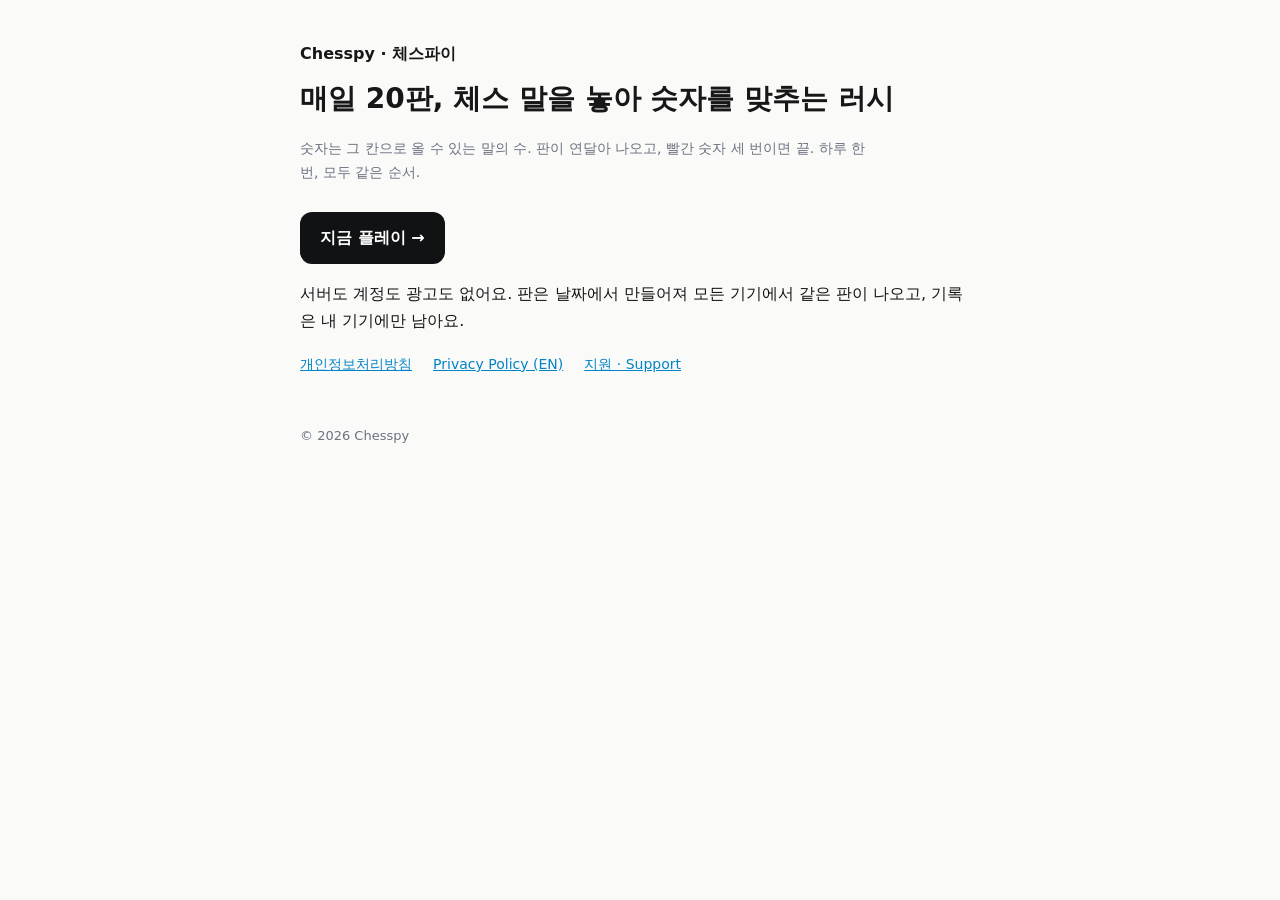
<file: index.html>
<!doctype html>
<html lang="ko">
<head>
<meta charset="utf-8">
<meta name="viewport" content="width=device-width, initial-scale=1">
<title>Chesspy · 체스파이</title>
<link rel="stylesheet" href="style.css">
</head>
<body>
<main>
  <div class="brand">Chesspy · 체스파이</div>
  <h1>매일 20판, 체스 말을 놓아 숫자를 맞추는 러시</h1>
  <p class="meta">숫자는 그 칸으로 올 수 있는 말의 수. 판이 연달아 나오고, 빨간 숫자 세 번이면 끝. 하루 한 번, 모두 같은 순서.</p>
  <p><a class="play" href="play/">지금 플레이 →</a></p>
  <p>서버도 계정도 광고도 없어요. 판은 날짜에서 만들어져 모든 기기에서 같은 판이 나오고, 기록은 내 기기에만 남아요.</p>
  <nav>
    <a href="privacy.html">개인정보처리방침</a>
    <a href="privacy-en.html">Privacy Policy (EN)</a>
    <a href="support.html">지원 · Support</a>
  </nav>
  <footer>© 2026 Chesspy</footer>
</main>
</body>
</html>
</file>
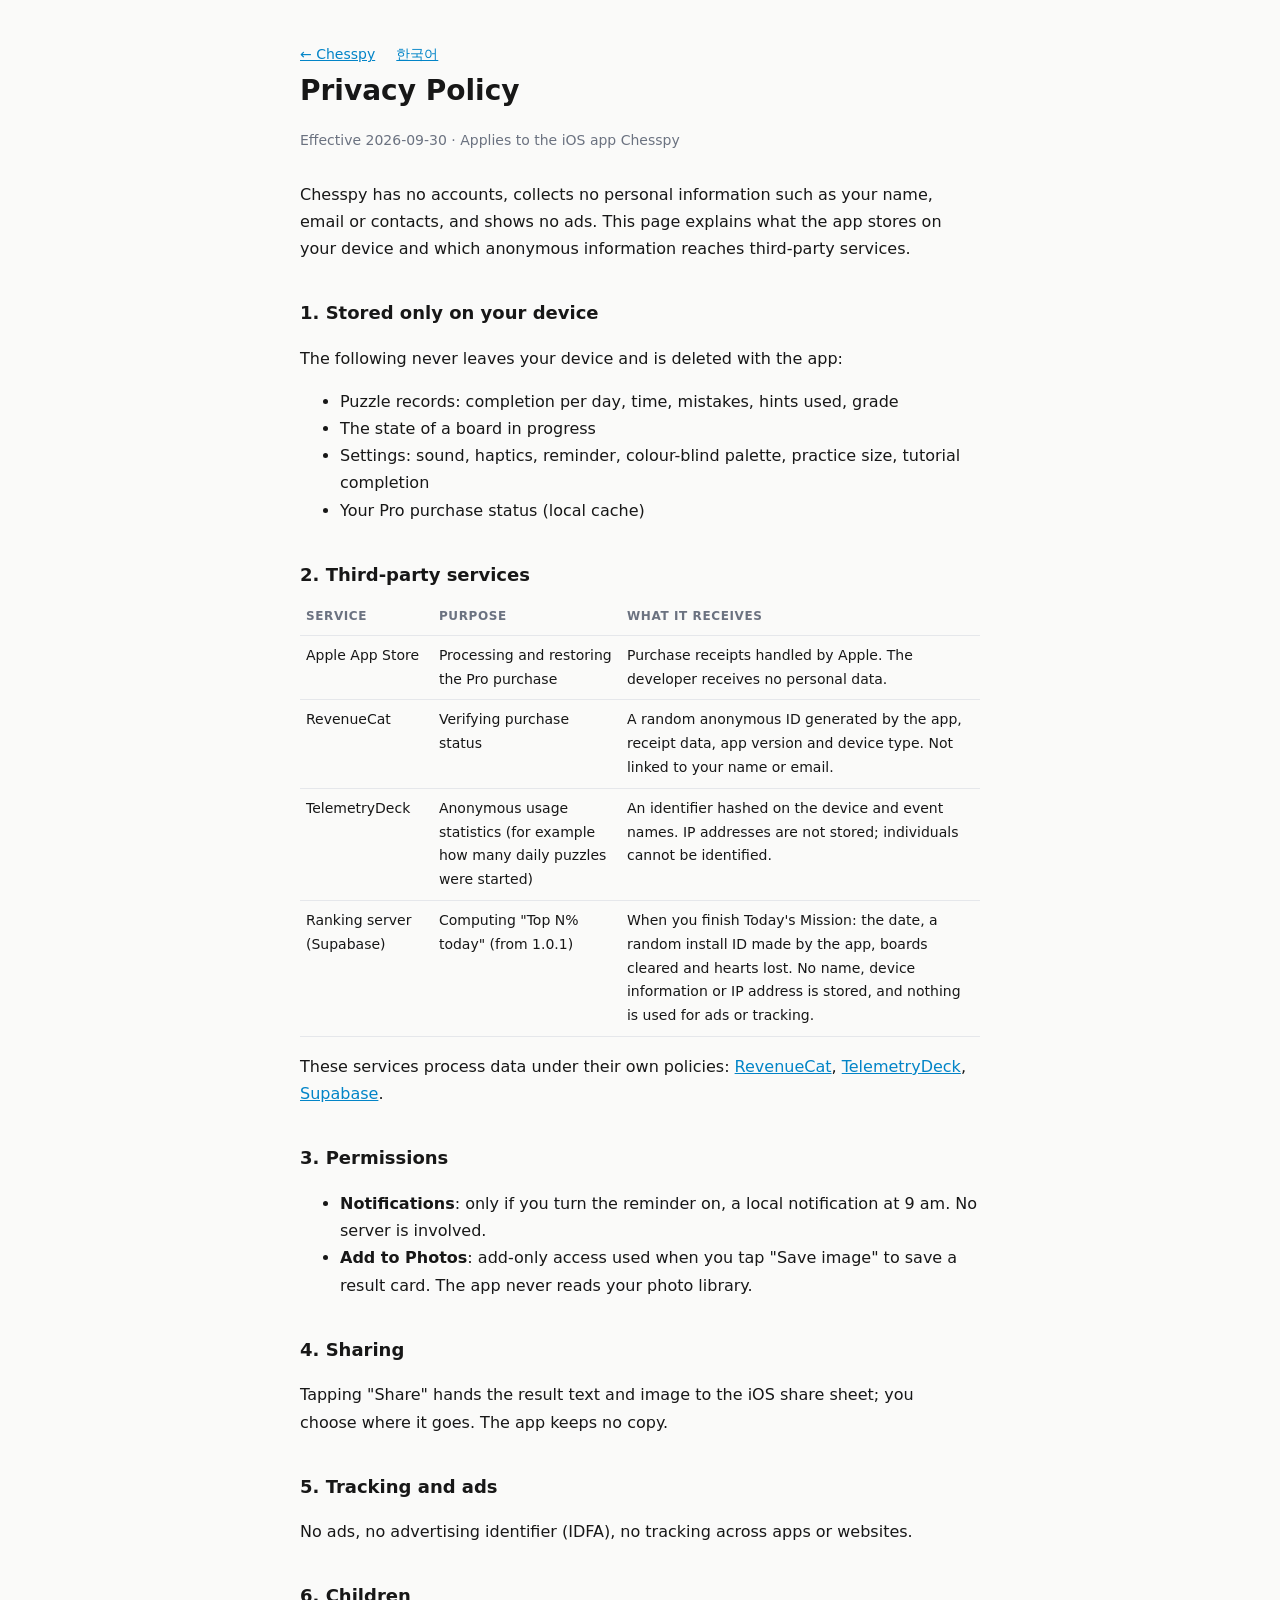
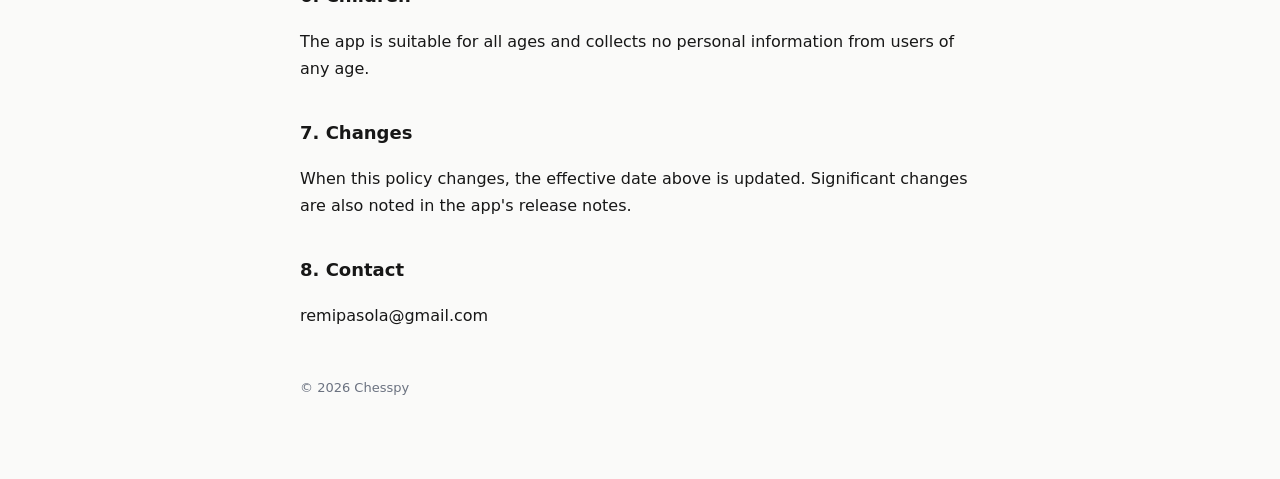
<file: privacy-en.html>
<!doctype html>
<html lang="en">
<head>
<meta charset="utf-8">
<meta name="viewport" content="width=device-width, initial-scale=1">
<title>Chesspy Privacy Policy</title>
<link rel="stylesheet" href="style.css">
</head>
<body>
<main>
  <nav><a href="index.html">← Chesspy</a> <a href="privacy.html">한국어</a></nav>
  <h1>Privacy Policy</h1>
  <p class="meta">Effective 2026-09-30 · Applies to the iOS app Chesspy</p>

  <p>Chesspy has no accounts, collects no personal information such as your name, email or contacts, and shows no ads. This page explains what the app stores on your device and which anonymous information reaches third-party services.</p>

  <h2>1. Stored only on your device</h2>
  <p>The following never leaves your device and is deleted with the app:</p>
  <ul>
    <li>Puzzle records: completion per day, time, mistakes, hints used, grade</li>
    <li>The state of a board in progress</li>
    <li>Settings: sound, haptics, reminder, colour-blind palette, practice size, tutorial completion</li>
    <li>Your Pro purchase status (local cache)</li>
  </ul>

  <h2>2. Third-party services</h2>
  <table>
    <thead><tr><th>Service</th><th>Purpose</th><th>What it receives</th></tr></thead>
    <tbody>
      <tr><td>Apple App Store</td><td>Processing and restoring the Pro purchase</td><td>Purchase receipts handled by Apple. The developer receives no personal data.</td></tr>
      <tr><td>RevenueCat</td><td>Verifying purchase status</td><td>A random anonymous ID generated by the app, receipt data, app version and device type. Not linked to your name or email.</td></tr>
      <tr><td>TelemetryDeck</td><td>Anonymous usage statistics (for example how many daily puzzles were started)</td><td>An identifier hashed on the device and event names. IP addresses are not stored; individuals cannot be identified.</td></tr>
      <tr><td>Ranking server (Supabase)</td><td>Computing "Top N% today" (from 1.0.1)</td><td>When you finish Today's Mission: the date, a random install ID made by the app, boards cleared and hearts lost. No name, device information or IP address is stored, and nothing is used for ads or tracking.</td></tr>
    </tbody>
  </table>
  <p>These services process data under their own policies: <a href="https://www.revenuecat.com/privacy" rel="noopener">RevenueCat</a>, <a href="https://telemetrydeck.com/privacy/" rel="noopener">TelemetryDeck</a>, <a href="https://supabase.com/privacy" rel="noopener">Supabase</a>.</p>

  <h2>3. Permissions</h2>
  <ul>
    <li><strong>Notifications</strong>: only if you turn the reminder on, a local notification at 9 am. No server is involved.</li>
    <li><strong>Add to Photos</strong>: add-only access used when you tap "Save image" to save a result card. The app never reads your photo library.</li>
  </ul>

  <h2>4. Sharing</h2>
  <p>Tapping "Share" hands the result text and image to the iOS share sheet; you choose where it goes. The app keeps no copy.</p>

  <h2>5. Tracking and ads</h2>
  <p>No ads, no advertising identifier (IDFA), no tracking across apps or websites.</p>

  <h2>6. Children</h2>
  <p>The app is suitable for all ages and collects no personal information from users of any age.</p>

  <h2>7. Changes</h2>
  <p>When this policy changes, the effective date above is updated. Significant changes are also noted in the app's release notes.</p>

  <h2>8. Contact</h2>
  <p>remipasola@gmail.com</p>
  <footer>© 2026 Chesspy</footer>
</main>
</body>
</html>
</file>
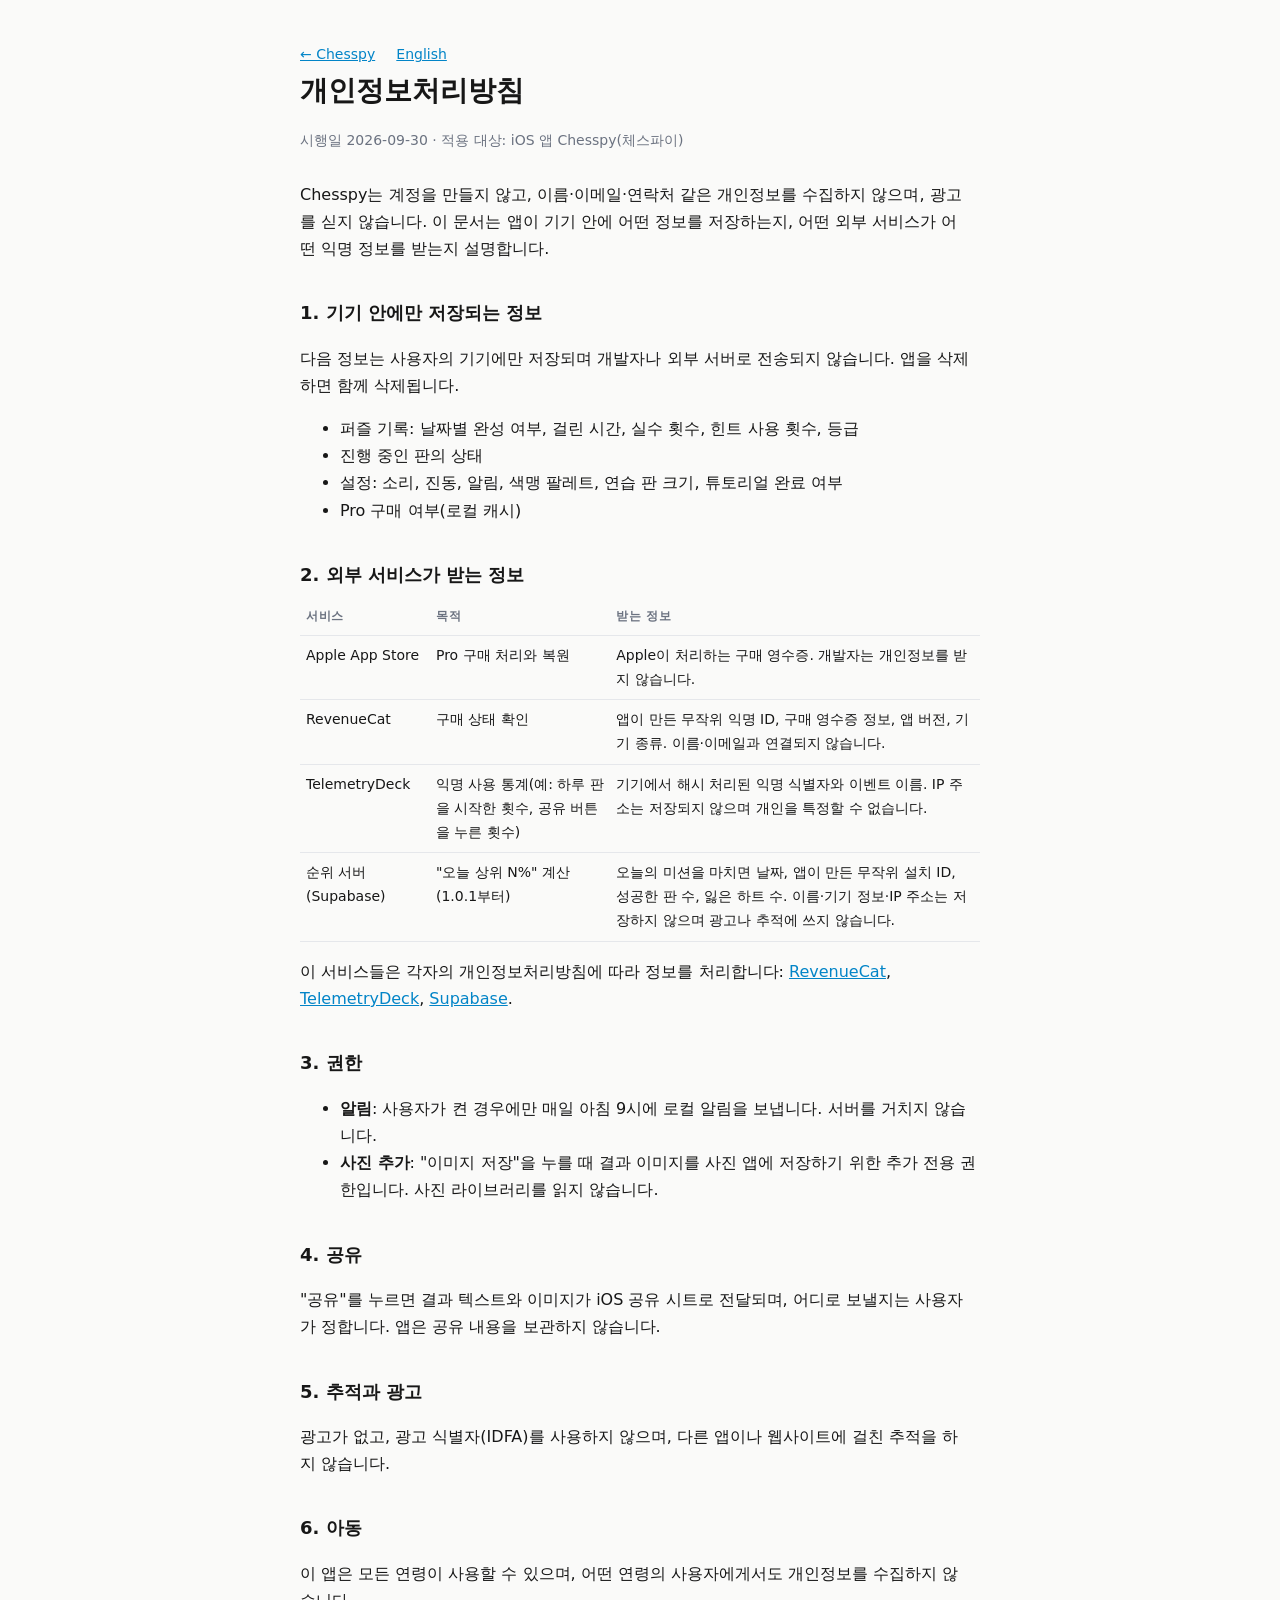
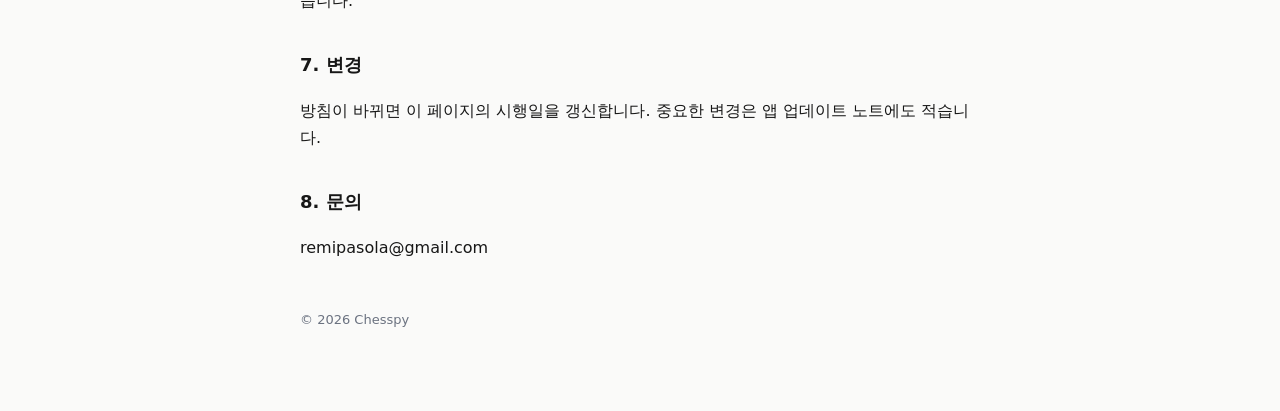
<file: privacy.html>
<!doctype html>
<html lang="ko">
<head>
<meta charset="utf-8">
<meta name="viewport" content="width=device-width, initial-scale=1">
<title>Chesspy 개인정보처리방침</title>
<link rel="stylesheet" href="style.css">
</head>
<body>
<main>
  <nav><a href="index.html">← Chesspy</a> <a href="privacy-en.html">English</a></nav>
  <h1>개인정보처리방침</h1>
  <p class="meta">시행일 2026-09-30 · 적용 대상: iOS 앱 Chesspy(체스파이)</p>

  <p>Chesspy는 계정을 만들지 않고, 이름·이메일·연락처 같은 개인정보를 수집하지 않으며, 광고를 싣지 않습니다. 이 문서는 앱이 기기 안에 어떤 정보를 저장하는지, 어떤 외부 서비스가 어떤 익명 정보를 받는지 설명합니다.</p>

  <h2>1. 기기 안에만 저장되는 정보</h2>
  <p>다음 정보는 사용자의 기기에만 저장되며 개발자나 외부 서버로 전송되지 않습니다. 앱을 삭제하면 함께 삭제됩니다.</p>
  <ul>
    <li>퍼즐 기록: 날짜별 완성 여부, 걸린 시간, 실수 횟수, 힌트 사용 횟수, 등급</li>
    <li>진행 중인 판의 상태</li>
    <li>설정: 소리, 진동, 알림, 색맹 팔레트, 연습 판 크기, 튜토리얼 완료 여부</li>
    <li>Pro 구매 여부(로컬 캐시)</li>
  </ul>

  <h2>2. 외부 서비스가 받는 정보</h2>
  <table>
    <thead><tr><th>서비스</th><th>목적</th><th>받는 정보</th></tr></thead>
    <tbody>
      <tr><td>Apple App Store</td><td>Pro 구매 처리와 복원</td><td>Apple이 처리하는 구매 영수증. 개발자는 개인정보를 받지 않습니다.</td></tr>
      <tr><td>RevenueCat</td><td>구매 상태 확인</td><td>앱이 만든 무작위 익명 ID, 구매 영수증 정보, 앱 버전, 기기 종류. 이름·이메일과 연결되지 않습니다.</td></tr>
      <tr><td>TelemetryDeck</td><td>익명 사용 통계(예: 하루 판을 시작한 횟수, 공유 버튼을 누른 횟수)</td><td>기기에서 해시 처리된 익명 식별자와 이벤트 이름. IP 주소는 저장되지 않으며 개인을 특정할 수 없습니다.</td></tr>
      <tr><td>순위 서버 (Supabase)</td><td>"오늘 상위 N%" 계산 (1.0.1부터)</td><td>오늘의 미션을 마치면 날짜, 앱이 만든 무작위 설치 ID, 성공한 판 수, 잃은 하트 수. 이름·기기 정보·IP 주소는 저장하지 않으며 광고나 추적에 쓰지 않습니다.</td></tr>
    </tbody>
  </table>
  <p>이 서비스들은 각자의 개인정보처리방침에 따라 정보를 처리합니다: <a href="https://www.revenuecat.com/privacy" rel="noopener">RevenueCat</a>, <a href="https://telemetrydeck.com/privacy/" rel="noopener">TelemetryDeck</a>, <a href="https://supabase.com/privacy" rel="noopener">Supabase</a>.</p>

  <h2>3. 권한</h2>
  <ul>
    <li><strong>알림</strong>: 사용자가 켠 경우에만 매일 아침 9시에 로컬 알림을 보냅니다. 서버를 거치지 않습니다.</li>
    <li><strong>사진 추가</strong>: "이미지 저장"을 누를 때 결과 이미지를 사진 앱에 저장하기 위한 추가 전용 권한입니다. 사진 라이브러리를 읽지 않습니다.</li>
  </ul>

  <h2>4. 공유</h2>
  <p>"공유"를 누르면 결과 텍스트와 이미지가 iOS 공유 시트로 전달되며, 어디로 보낼지는 사용자가 정합니다. 앱은 공유 내용을 보관하지 않습니다.</p>

  <h2>5. 추적과 광고</h2>
  <p>광고가 없고, 광고 식별자(IDFA)를 사용하지 않으며, 다른 앱이나 웹사이트에 걸친 추적을 하지 않습니다.</p>

  <h2>6. 아동</h2>
  <p>이 앱은 모든 연령이 사용할 수 있으며, 어떤 연령의 사용자에게서도 개인정보를 수집하지 않습니다.</p>

  <h2>7. 변경</h2>
  <p>방침이 바뀌면 이 페이지의 시행일을 갱신합니다. 중요한 변경은 앱 업데이트 노트에도 적습니다.</p>

  <h2>8. 문의</h2>
  <p>remipasola@gmail.com</p>
  <footer>© 2026 Chesspy</footer>
</main>
</body>
</html>
</file>
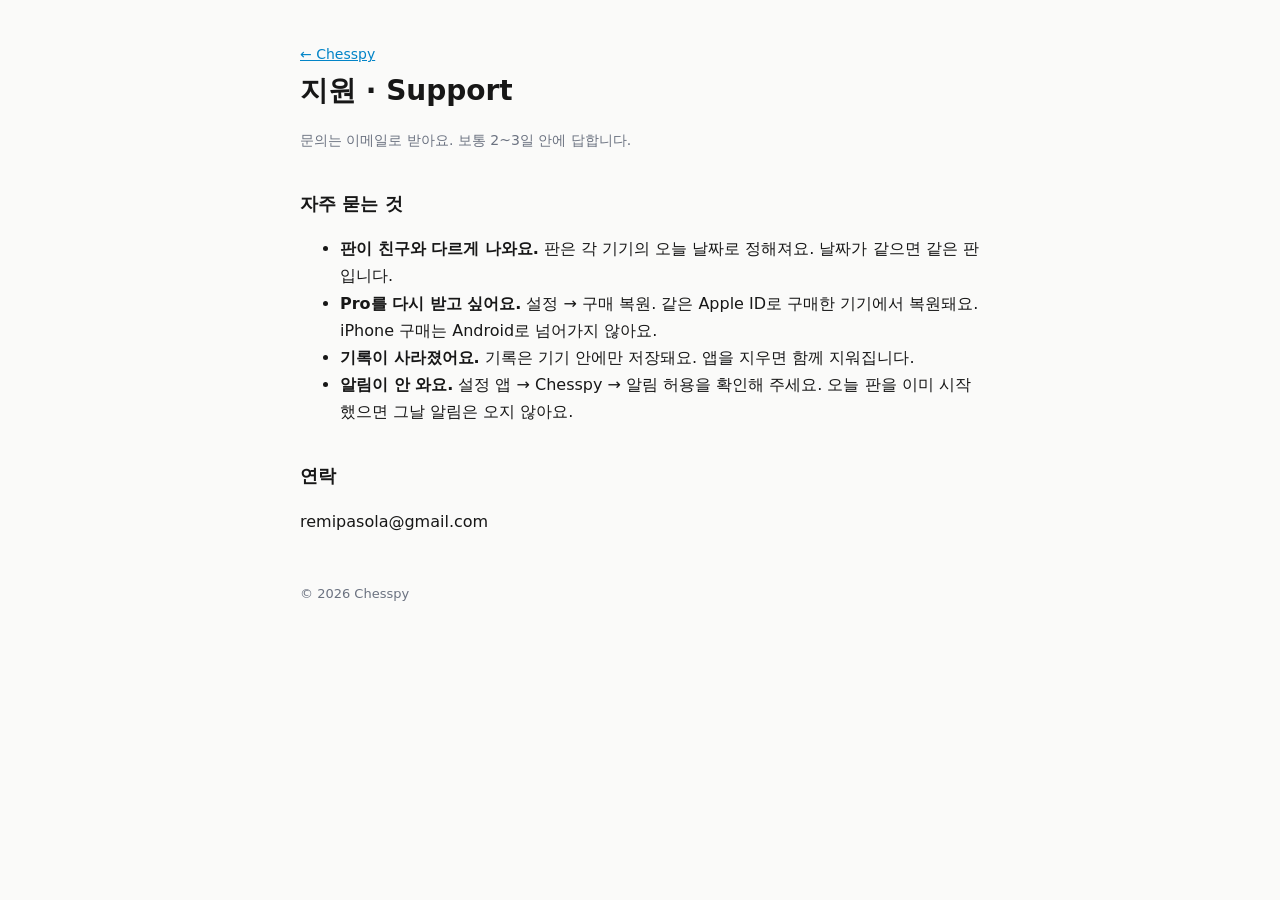
<file: support.html>
<!doctype html>
<html lang="ko">
<head>
<meta charset="utf-8">
<meta name="viewport" content="width=device-width, initial-scale=1">
<title>Chesspy 지원</title>
<link rel="stylesheet" href="style.css">
</head>
<body>
<main>
  <nav><a href="index.html">← Chesspy</a></nav>
  <h1>지원 · Support</h1>
  <p class="meta">문의는 이메일로 받아요. 보통 2~3일 안에 답합니다.</p>
  <h2>자주 묻는 것</h2>
  <ul>
    <li><strong>판이 친구와 다르게 나와요.</strong> 판은 각 기기의 오늘 날짜로 정해져요. 날짜가 같으면 같은 판입니다.</li>
    <li><strong>Pro를 다시 받고 싶어요.</strong> 설정 → 구매 복원. 같은 Apple ID로 구매한 기기에서 복원돼요. iPhone 구매는 Android로 넘어가지 않아요.</li>
    <li><strong>기록이 사라졌어요.</strong> 기록은 기기 안에만 저장돼요. 앱을 지우면 함께 지워집니다.</li>
    <li><strong>알림이 안 와요.</strong> 설정 앱 → Chesspy → 알림 허용을 확인해 주세요. 오늘 판을 이미 시작했으면 그날 알림은 오지 않아요.</li>
  </ul>
  <h2>연락</h2>
  <p>remipasola@gmail.com</p>
  <footer>© 2026 Chesspy</footer>
</main>
</body>
</html>
</file>
<file: style.css>
:root { --ink: #171717; --muted: #6b7280; --line: #e5e7eb; --accent: #0284c7; --bg: #fafaf9; }
@media (prefers-color-scheme: dark) { :root { --ink: #ededed; --muted: #9ca3af; --line: #2a2a2a; --accent: #5cb8ea; --bg: #111; } }
* { box-sizing: border-box; }
body { margin: 0; background: var(--bg); color: var(--ink); font: 16px/1.7 -apple-system, "Apple SD Gothic Neo", "Noto Sans KR", system-ui, sans-serif; padding: 40px 20px 80px; }
main { max-width: 680px; margin: 0 auto; }
h1 { font-size: 28px; margin: 0 0 6px; }
h2 { font-size: 18px; margin: 36px 0 8px; }
p, li { max-width: 66ch; }
.meta { color: var(--muted); font-size: 14px; margin-bottom: 28px; }
a { color: var(--accent); }
nav a { margin-right: 16px; font-size: 14px; }
table { border-collapse: collapse; width: 100%; font-size: 14px; }
th, td { text-align: left; padding: 8px 6px; border-bottom: 1px solid var(--line); vertical-align: top; }
th { color: var(--muted); font-weight: 600; font-size: 12px; text-transform: uppercase; letter-spacing: .05em; }
footer { margin-top: 48px; color: var(--muted); font-size: 13px; }
.brand { display: flex; align-items: center; gap: 10px; margin-bottom: 8px; font-weight: 700; }

.play { display:inline-block; padding:12px 20px; border-radius:12px; background:#111214; color:#fff; font-weight:600; text-decoration:none; }
</file>
